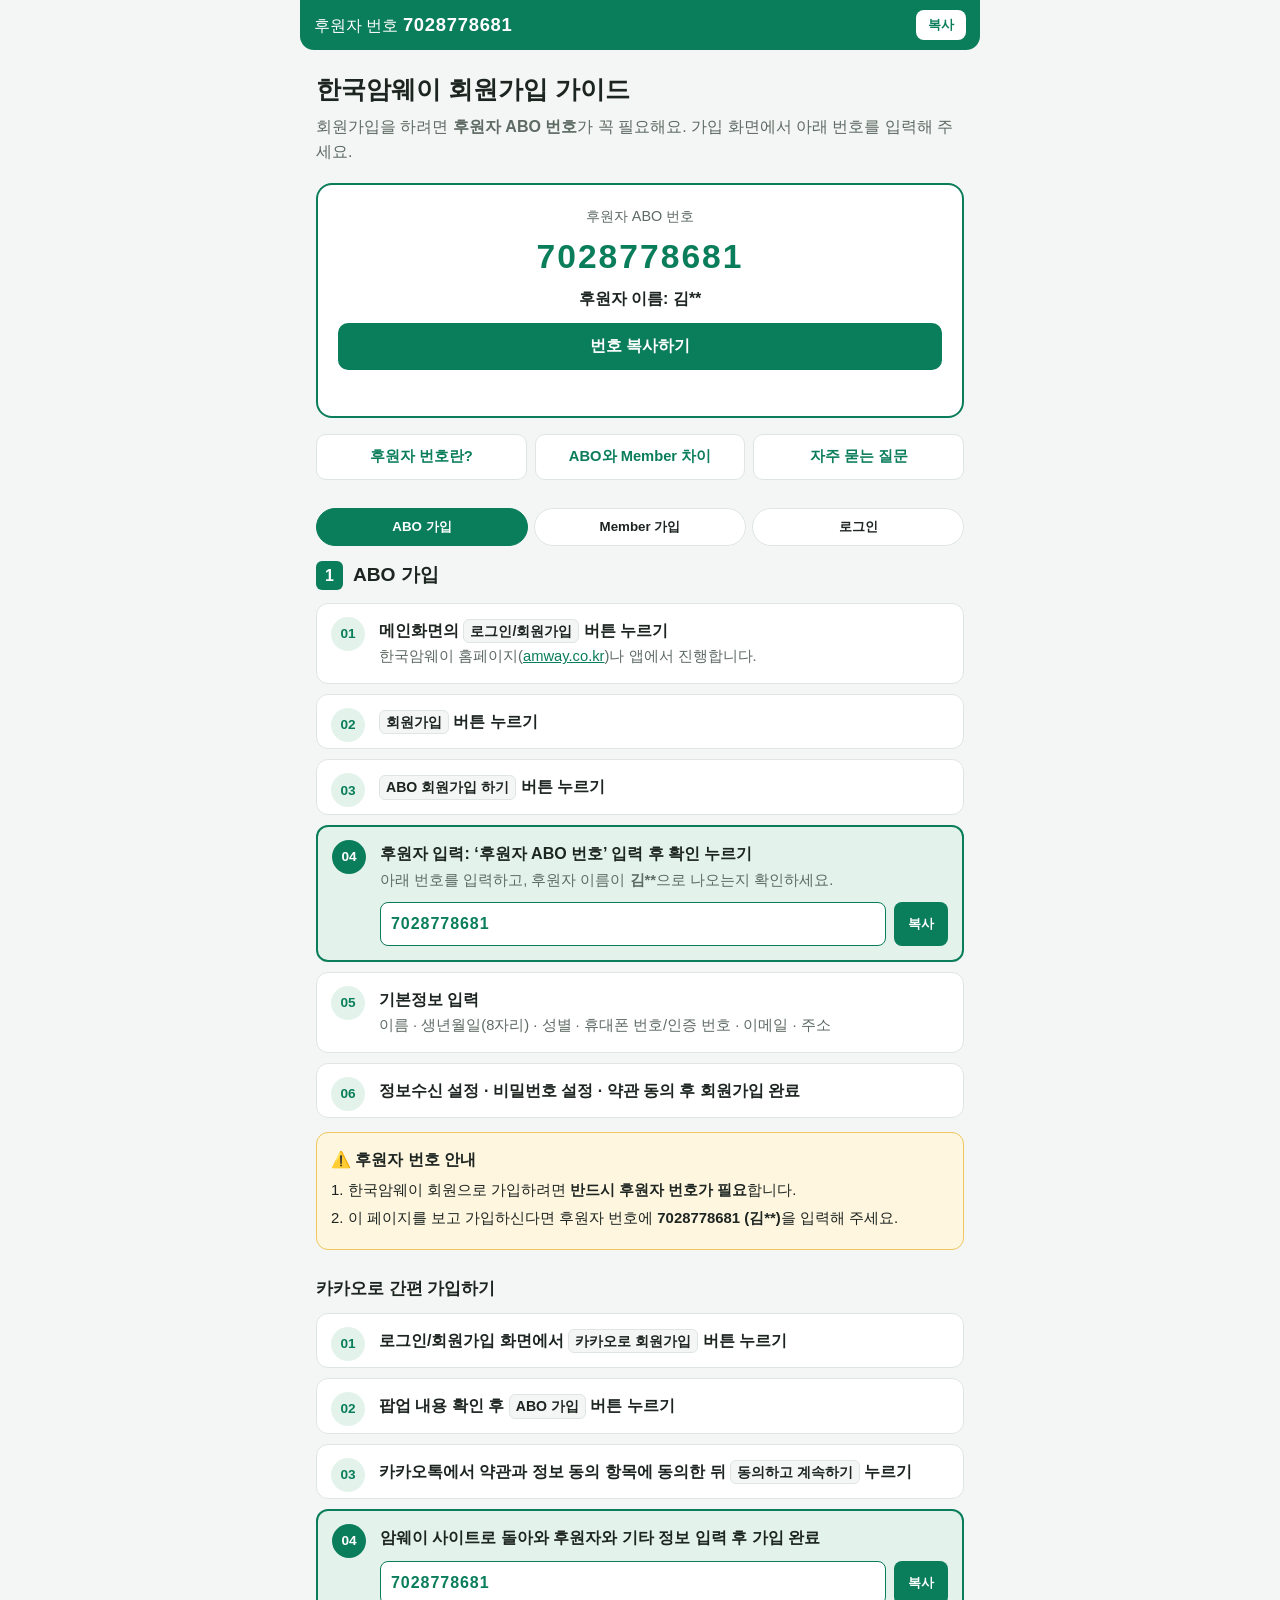
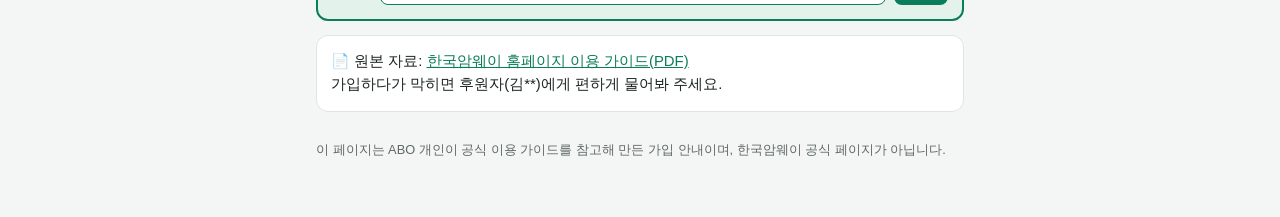
<file: index.html>
<!doctype html>
<html lang="ko">
<head>
<meta charset="utf-8">
<meta name="viewport" content="width=device-width, initial-scale=1">
<title>암웨이 ABO 가입 방법 | 암웨이 후원자 번호 입력 안내</title>
<meta name="description" content="한국암웨이 ABO·Member 회원가입 방법과 후원자 ABO 번호(7028778681) 입력 안내">
<meta property="og:type" content="website">
<meta property="og:url" content="https://splendor7028.github.io/">
<meta property="og:title" content="암웨이 ABO 가입 방법 / 후원자 번호 안내">
<meta property="og:description" content="암웨이 회원가입에 필요한 후원자 번호와 가입 순서 안내">
<style>
:root{--bg:#f4f6f5;--card:#fff;--text:#1d2521;--muted:#5e6a64;--accent:#0a7d5a;--accent-soft:#e3f3ec;--line:#dfe6e2;--warn:#fff6e0;--warn-line:#f0c75e}
@media (prefers-color-scheme:dark){:root:not([data-theme="light"]){--bg:#121715;--card:#1b221f;--text:#e8eeeb;--muted:#9aa8a1;--accent:#3fc596;--accent-soft:#1f3a30;--line:#2c3631;--warn:#3a321c;--warn-line:#8a6d22}}
:root[data-theme="dark"]{--bg:#121715;--card:#1b221f;--text:#e8eeeb;--muted:#9aa8a1;--accent:#3fc596;--accent-soft:#1f3a30;--line:#2c3631;--warn:#3a321c;--warn-line:#8a6d22}
*{box-sizing:border-box}
body{margin:0;background:var(--bg);color:var(--text);font-family:-apple-system,"Apple SD Gothic Neo","Malgun Gothic",sans-serif;line-height:1.6}
main{max-width:680px;margin:0 auto;padding:20px 16px 56px}
.sticky{position:sticky;top:0;z-index:5;background:var(--accent);color:#fff;border-radius:0 0 14px 14px;padding:10px 14px;display:flex;align-items:center;justify-content:space-between;gap:10px;margin:-20px -16px 20px}
.sticky b{font-size:1.15rem;letter-spacing:.04em}
.sticky button{background:#fff;color:#0a7d5a;border:0;border-radius:8px;padding:6px 12px;font-weight:700;cursor:pointer;flex:none}
h1{font-size:1.55rem;margin:6px 0 4px}
.sub{color:var(--muted);margin:0 0 18px}
.hero{background:var(--card);border:2px solid var(--accent);border-radius:16px;padding:20px;text-align:center}
.hero .label{color:var(--muted);font-size:.9rem}
.num{font-size:2.1rem;font-weight:800;letter-spacing:.06em;color:var(--accent);margin:2px 0}
.name{font-weight:600}
.cta{margin-top:12px;background:var(--accent);color:#fff;border:0;border-radius:10px;padding:13px 20px;font-size:1rem;font-weight:700;cursor:pointer;width:100%}
.ok{color:var(--accent);font-size:.9rem;min-height:1.4em;margin-top:6px}
.tabs{display:flex;gap:6px;margin:28px 0 14px;overflow-x:auto}
.tabs button{flex:1;min-width:max-content;border:1px solid var(--line);background:var(--card);color:var(--text);border-radius:999px;padding:9px 14px;font-weight:600;cursor:pointer}
.tabs button[aria-selected="true"]{background:var(--accent);border-color:var(--accent);color:#fff}
.panel{display:none}.panel.on{display:block}
.chap{display:flex;align-items:center;gap:10px;margin:0 0 12px}
.chap span{background:var(--accent);color:#fff;border-radius:6px;padding:2px 9px;font-weight:800}
.chap h2{margin:0;font-size:1.2rem}
ol{list-style:none;padding:0;margin:0}
li{background:var(--card);border:1px solid var(--line);border-radius:12px;padding:14px 14px 14px 62px;margin-bottom:10px;position:relative}
li .n{position:absolute;left:14px;top:13px;width:34px;height:34px;border-radius:50%;background:var(--accent-soft);color:var(--accent);font-weight:800;font-size:.85rem;display:flex;align-items:center;justify-content:center}
li .t{font-weight:700}
li .d{color:var(--muted);font-size:.92rem;margin-top:2px}
li.key{border:2px solid var(--accent);background:var(--accent-soft)}
li.key .n{background:var(--accent);color:#fff}
.input{display:flex;gap:8px;margin-top:10px;flex-wrap:wrap}
.input .box{flex:1;min-width:150px;background:var(--card);border:1px solid var(--accent);border-radius:8px;padding:8px 10px;font-weight:800;letter-spacing:.06em;color:var(--accent)}
.input button{border:0;background:var(--accent);color:#fff;border-radius:8px;padding:8px 14px;font-weight:700;cursor:pointer}
.btnlike{display:inline-block;border:1px solid var(--line);border-radius:6px;padding:0 6px;font-size:.88rem;background:var(--bg);color:var(--text)}
.notice{background:var(--warn);border:1px solid var(--warn-line);border-radius:12px;padding:14px;margin:14px 0}
.notice h3{margin:0 0 6px;font-size:1rem}
.notice p{margin:4px 0;font-size:.93rem}
.info{background:var(--card);border:1px solid var(--line);border-radius:12px;padding:14px;margin:14px 0;font-size:.93rem}
.info h3{margin:0 0 6px;font-size:1rem}
.info ul{margin:0;padding-left:18px}
.sub2{font-size:1.05rem;margin:26px 0 10px}
a{color:var(--accent)}
.topics{display:flex;gap:8px;flex-wrap:wrap;margin:16px 0 0}
.topics a{flex:1;min-width:max-content;text-align:center;background:var(--card);border:1px solid var(--line);border-radius:10px;padding:10px;text-decoration:none;font-weight:600;font-size:.92rem}
footer{margin-top:28px;color:var(--muted);font-size:.8rem}
</style>
</head>
<body>
<main>
<div class="sticky"><span>후원자 번호 <b>7028778681</b></span><button data-copy>복사</button></div>

<h1>한국암웨이 회원가입 가이드</h1>
<p class="sub">회원가입을 하려면 <b>후원자 ABO 번호</b>가 꼭 필요해요. 가입 화면에서 아래 번호를 입력해 주세요.</p>

<section class="hero">
  <div class="label">후원자 ABO 번호</div>
  <div class="num">7028778681</div>
  <div class="name">후원자 이름: 김**</div>
  <button class="cta" data-copy>번호 복사하기</button>
  <div class="ok" id="ok"></div>
</section>

<nav class="topics">
  <a href="sponsor-number.html">후원자 번호란?</a>
  <a href="abo-member.html">ABO와 Member 차이</a>
  <a href="faq.html">자주 묻는 질문</a>
</nav>

<div class="tabs" role="tablist">
  <button role="tab" aria-selected="true" data-tab="abo">ABO 가입</button>
  <button role="tab" aria-selected="false" data-tab="member">Member 가입</button>
  <button role="tab" aria-selected="false" data-tab="login">로그인</button>
</div>

<!-- ABO -->
<section class="panel on" id="abo">
  <div class="chap"><span>1</span><h2>ABO 가입</h2></div>
  <ol>
    <li><span class="n">01</span><div class="t">메인화면의 <span class="btnlike">로그인/회원가입</span> 버튼 누르기</div><div class="d">한국암웨이 홈페이지(<a href="https://www.amway.co.kr" target="_blank" rel="noopener">amway.co.kr</a>)나 앱에서 진행합니다.</div></li>
    <li><span class="n">02</span><div class="t"><span class="btnlike">회원가입</span> 버튼 누르기</div></li>
    <li><span class="n">03</span><div class="t"><span class="btnlike">ABO 회원가입 하기</span> 버튼 누르기</div></li>
    <li class="key"><span class="n">04</span><div class="t">후원자 입력: ‘후원자 ABO 번호’ 입력 후 확인 누르기</div>
      <div class="d">아래 번호를 입력하고, 후원자 이름이 <b>김**</b>으로 나오는지 확인하세요.</div>
      <div class="input"><div class="box">7028778681</div><button data-copy>복사</button></div></li>
    <li><span class="n">05</span><div class="t">기본정보 입력</div><div class="d">이름 · 생년월일(8자리) · 성별 · 휴대폰 번호/인증 번호 · 이메일 · 주소</div></li>
    <li><span class="n">06</span><div class="t">정보수신 설정 · 비밀번호 설정 · 약관 동의 후 회원가입 완료</div></li>
  </ol>

  <div class="notice">
    <h3>⚠️ 후원자 번호 안내</h3>
    <p>1. 한국암웨이 회원으로 가입하려면 <b>반드시 후원자 번호가 필요</b>합니다.</p>
    <p>2. 이 페이지를 보고 가입하신다면 후원자 번호에 <b>7028778681 (김**)</b>을 입력해 주세요.</p>
  </div>

  <h3 class="sub2">카카오로 간편 가입하기</h3>
  <ol>
    <li><span class="n">01</span><div class="t">로그인/회원가입 화면에서 <span class="btnlike">카카오로 회원가입</span> 버튼 누르기</div></li>
    <li><span class="n">02</span><div class="t">팝업 내용 확인 후 <span class="btnlike">ABO 가입</span> 버튼 누르기</div></li>
    <li><span class="n">03</span><div class="t">카카오톡에서 약관과 정보 동의 항목에 동의한 뒤 <span class="btnlike">동의하고 계속하기</span> 누르기</div></li>
    <li class="key"><span class="n">04</span><div class="t">암웨이 사이트로 돌아와 후원자와 기타 정보 입력 후 가입 완료</div>
      <div class="input"><div class="box">7028778681</div><button data-copy>복사</button></div></li>
  </ol>
</section>

<!-- Member -->
<section class="panel" id="member">
  <div class="chap"><span>2</span><h2>Member 가입</h2></div>
  <div class="info">
    <h3>Member란?</h3>
    <ul>
      <li>본인이 쓸 목적으로 암웨이 제품을 구입하려는 회원입니다.</li>
      <li>암웨이 제품을 구매해서 사용할 수 있습니다.</li>
      <li>구매 실적(PV)에 따라 제품 구매에 쓸 수 있는 멤버 포인트를 받습니다.</li>
    </ul>
  </div>
  <ol>
    <li><span class="n">01</span><div class="t">메인화면의 <span class="btnlike">로그인/회원가입</span> 버튼 누르기</div></li>
    <li><span class="n">02</span><div class="t"><span class="btnlike">회원가입</span> 버튼 누르기</div></li>
    <li><span class="n">03</span><div class="t"><span class="btnlike">Member로 회원가입 하기</span> 버튼 누르기</div></li>
    <li class="key"><span class="n">04</span><div class="t">후원자 ABO 번호 입력 후 <span class="btnlike">후원자확인</span> 버튼 누르기</div>
      <div class="d">후원자 이름이 <b>김**</b>으로 나오면 맞습니다.</div>
      <div class="input"><div class="box">7028778681</div><button data-copy>복사</button></div></li>
    <li><span class="n">05</span><div class="t">기본정보 입력</div><div class="d">이름 · 생년월일(8자리) · 성별 · 휴대폰 번호/인증 번호 · 이메일</div></li>
    <li><span class="n">06</span><div class="t">아이디/비밀번호 설정 · 주소 입력(선택) · 약관 동의 후 가입 완료</div></li>
  </ol>
  <h3 class="sub2">카카오로 간편 가입하기</h3>
  <ol>
    <li><span class="n">01</span><div class="t"><span class="btnlike">카카오로 회원가입</span> 버튼 누르기</div></li>
    <li><span class="n">02</span><div class="t">팝업 확인 후 <span class="btnlike">Member 가입</span> 버튼 누르기</div></li>
    <li><span class="n">03</span><div class="t">카카오톡에서 동의 후 <span class="btnlike">동의하고 계속하기</span> 누르기</div></li>
    <li class="key"><span class="n">04</span><div class="t">암웨이 사이트로 돌아와 후원자, ID와 기타 정보 입력 후 가입 완료</div>
      <div class="input"><div class="box">7028778681</div><button data-copy>복사</button></div></li>
  </ol>
</section>

<!-- Login -->
<section class="panel" id="login">
  <div class="chap"><span>3</span><h2>로그인</h2></div>
  <ol>
    <li><span class="n">01</span><div class="t">메인화면의 <span class="btnlike">로그인/회원가입</span> 버튼 누르기</div></li>
    <li><span class="n">02</span><div class="t">아이디/비밀번호 입력 후 <span class="btnlike">로그인</span> 누르기</div><div class="d">아이디는 ABO 번호 또는 Member 아이디입니다.</div></li>
    <li><span class="n">03</span><div class="t">로그인하면 메인화면에서 공지사항과 퀵메뉴를 볼 수 있어요</div></li>
  </ol>
  <div class="info"><h3>간편하게 로그인하려면?</h3>한국암웨이 앱을 설치하면 자동 로그인과 생체 로그인을 쓸 수 있어요. <span class="btnlike">카카오로 로그인</span>도 가능합니다.</div>
</section>

<div class="info">
  📄 원본 자료: <a href="https://media.amway.co.kr/sys-master/images/hbe/ha8/9359179153438/pdf_231123_Amway_Homepage_User_Guide.pdf" target="_blank" rel="noopener">한국암웨이 홈페이지 이용 가이드(PDF)</a><br>
  가입하다가 막히면 후원자(김**)에게 편하게 물어봐 주세요.
</div>

<footer>이 페이지는 ABO 개인이 공식 이용 가이드를 참고해 만든 가입 안내이며, 한국암웨이 공식 페이지가 아닙니다.</footer>
</main>
<script>
const ok=document.getElementById('ok');
document.querySelectorAll('[data-copy]').forEach(b=>b.onclick=async()=>{
  try{await navigator.clipboard.writeText('7028778681');ok.textContent='복사됐어요! 가입 화면 후원자 번호 칸에 붙여넣기 하세요.';b.textContent='복사됨 ✓';setTimeout(()=>b.textContent=b.classList.contains('cta')?'번호 복사하기':'복사',1800);}
  catch(e){ok.textContent='번호를 길게 눌러 복사해 주세요: 7028778681';}
});
document.querySelectorAll('[data-tab]').forEach(t=>t.onclick=()=>{
  document.querySelectorAll('[data-tab]').forEach(x=>x.setAttribute('aria-selected',x===t));
  document.querySelectorAll('.panel').forEach(p=>p.classList.toggle('on',p.id===t.dataset.tab));
});
</script>
</body>
</html>
</file>
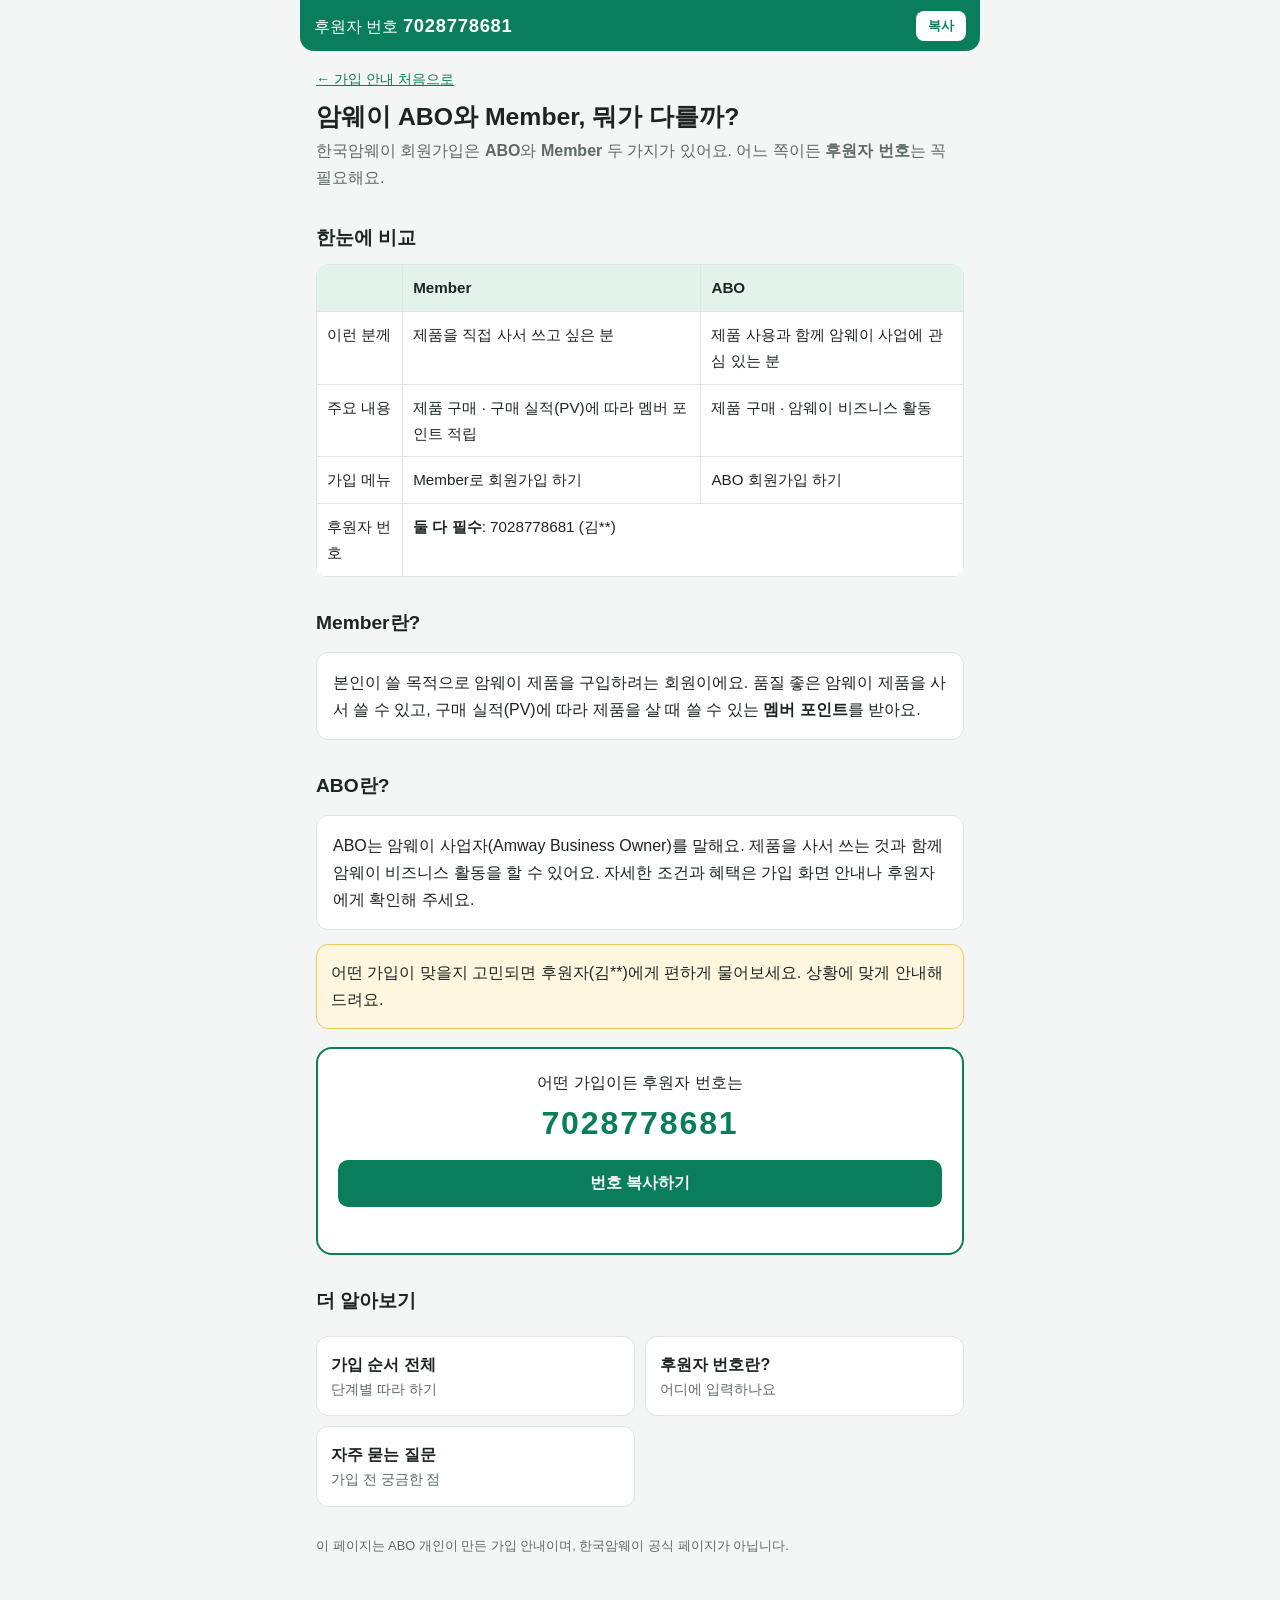
<file: abo-member.html>
<!doctype html>
<html lang="ko">
<head>
<meta charset="utf-8">
<meta name="viewport" content="width=device-width, initial-scale=1">
<title>암웨이 ABO와 Member 차이 | 나에게 맞는 가입 방법</title>
<meta name="description" content="암웨이 ABO와 Member(멤버)의 차이를 쉽게 비교했어요. 어떤 가입이 나에게 맞는지 확인하고 후원자 번호 7028778681로 가입하세요.">
<meta property="og:type" content="article">
<meta property="og:url" content="https://splendor7028.github.io/abo-member.html">
<meta property="og:title" content="암웨이 ABO와 Member 차이">
<meta property="og:description" content="나에게 맞는 암웨이 가입 방법 비교">
<link rel="stylesheet" href="style.css">
</head>
<body>
<main>
<div class="sticky"><span>후원자 번호 <b>7028778681</b></span><button data-copy>복사</button></div>
<div class="crumb"><a href="./">← 가입 안내 처음으로</a></div>

<h1>암웨이 ABO와 Member, 뭐가 다를까?</h1>
<p class="sub">한국암웨이 회원가입은 <b>ABO</b>와 <b>Member</b> 두 가지가 있어요. 어느 쪽이든 <b>후원자 번호</b>는 꼭 필요해요.</p>

<h2>한눈에 비교</h2>
<table>
  <tr><th></th><th>Member</th><th>ABO</th></tr>
  <tr><td>이런 분께</td><td>제품을 직접 사서 쓰고 싶은 분</td><td>제품 사용과 함께 암웨이 사업에 관심 있는 분</td></tr>
  <tr><td>주요 내용</td><td>제품 구매 · 구매 실적(PV)에 따라 멤버 포인트 적립</td><td>제품 구매 · 암웨이 비즈니스 활동</td></tr>
  <tr><td>가입 메뉴</td><td>Member로 회원가입 하기</td><td>ABO 회원가입 하기</td></tr>
  <tr><td>후원자 번호</td><td colspan="2"><b>둘 다 필수</b>: 7028778681 (김**)</td></tr>
</table>

<h2>Member란?</h2>
<div class="card">
  본인이 쓸 목적으로 암웨이 제품을 구입하려는 회원이에요. 품질 좋은 암웨이 제품을 사서 쓸 수 있고, 구매 실적(PV)에 따라 제품을 살 때 쓸 수 있는 <b>멤버 포인트</b>를 받아요.
</div>

<h2>ABO란?</h2>
<div class="card">
  ABO는 암웨이 사업자(Amway Business Owner)를 말해요. 제품을 사서 쓰는 것과 함께 암웨이 비즈니스 활동을 할 수 있어요.
  자세한 조건과 혜택은 가입 화면 안내나 후원자에게 확인해 주세요.
</div>

<div class="notice">
  어떤 가입이 맞을지 고민되면 후원자(김**)에게 편하게 물어보세요. 상황에 맞게 안내해 드려요.
</div>

<section class="hero">
  <div>어떤 가입이든 후원자 번호는</div>
  <div class="num">7028778681</div>
  <button class="cta" data-copy>번호 복사하기</button>
  <div class="ok" id="ok"></div>
</section>

<h2>더 알아보기</h2>
<div class="nav">
  <a href="./">가입 순서 전체<span>단계별 따라 하기</span></a>
  <a href="sponsor-number.html">후원자 번호란?<span>어디에 입력하나요</span></a>
  <a href="faq.html">자주 묻는 질문<span>가입 전 궁금한 점</span></a>
</div>

<footer>이 페이지는 ABO 개인이 만든 가입 안내이며, 한국암웨이 공식 페이지가 아닙니다.</footer>
</main>
<script src="copy.js"></script>
</body>
</html>
</file>
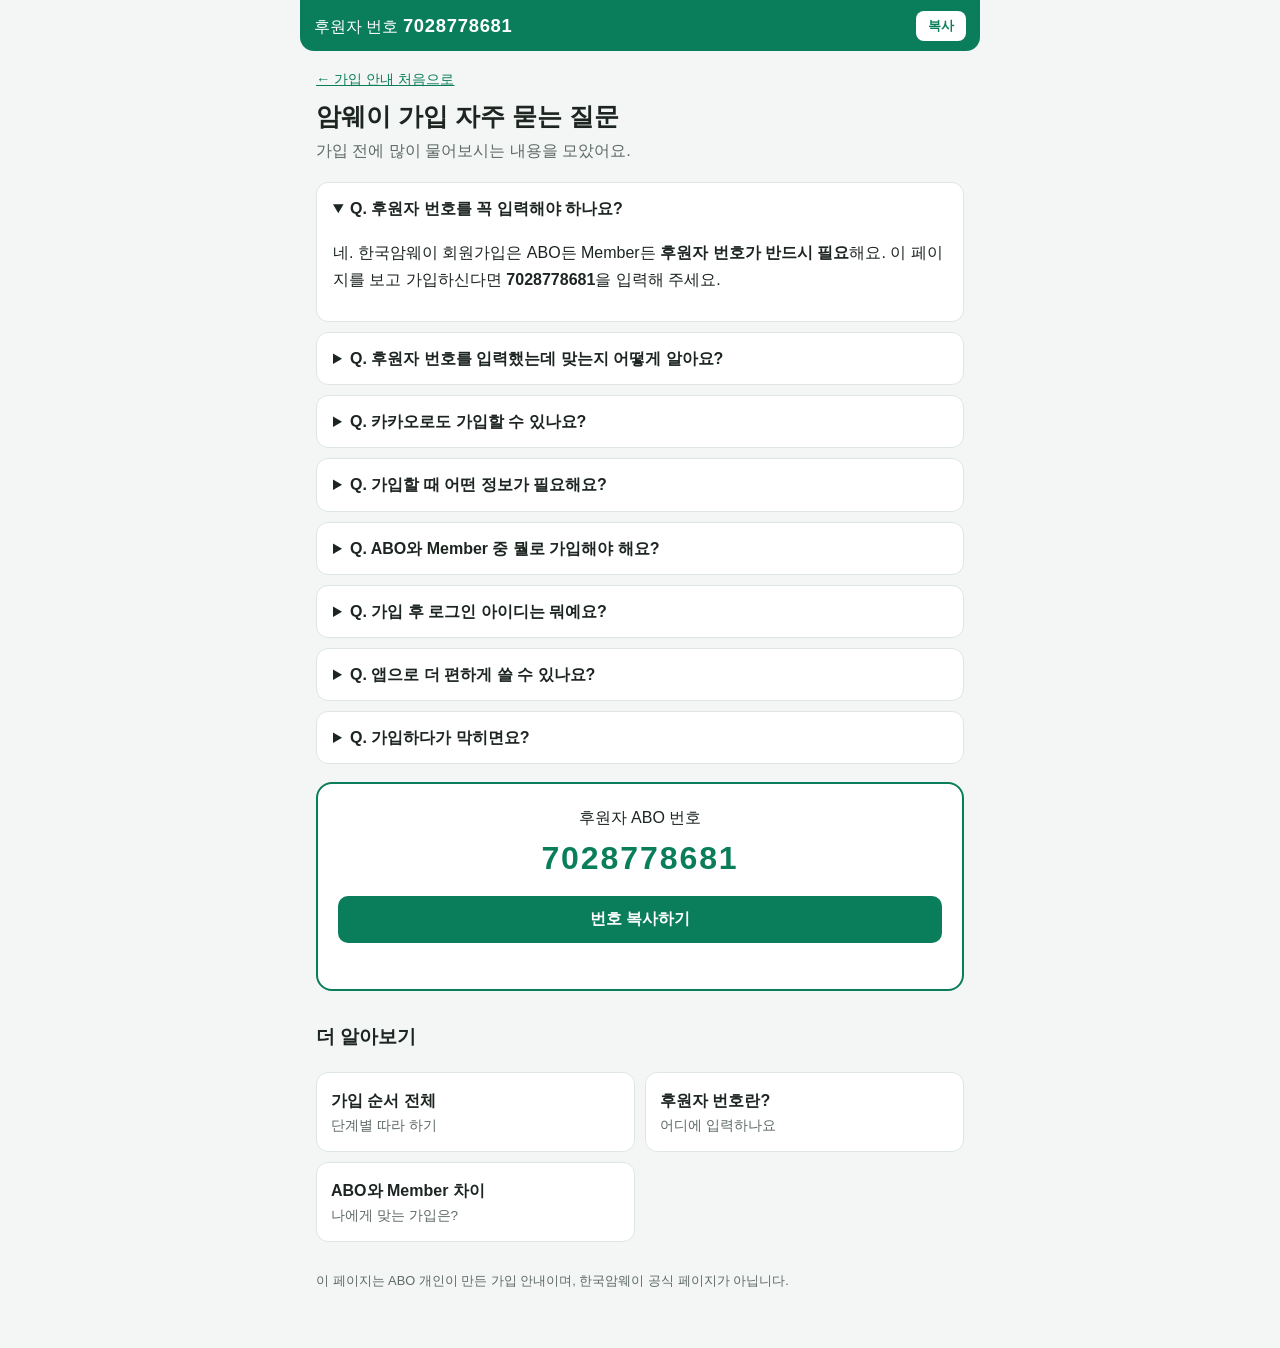
<file: faq.html>
<!doctype html>
<html lang="ko">
<head>
<meta charset="utf-8">
<meta name="viewport" content="width=device-width, initial-scale=1">
<title>암웨이 가입 자주 묻는 질문 | 후원자 번호 · 카카오 가입 · 로그인</title>
<meta name="description" content="암웨이 회원가입 전에 많이 묻는 질문을 모았어요. 후원자 번호, 카카오 가입, 로그인 아이디까지. 후원자 번호 7028778681">
<meta property="og:type" content="article">
<meta property="og:url" content="https://splendor7028.github.io/faq.html">
<meta property="og:title" content="암웨이 가입 자주 묻는 질문">
<meta property="og:description" content="후원자 번호, 카카오 가입, 로그인 궁금증 정리">
<link rel="stylesheet" href="style.css">
</head>
<body>
<main>
<div class="sticky"><span>후원자 번호 <b>7028778681</b></span><button data-copy>복사</button></div>
<div class="crumb"><a href="./">← 가입 안내 처음으로</a></div>

<h1>암웨이 가입 자주 묻는 질문</h1>
<p class="sub">가입 전에 많이 물어보시는 내용을 모았어요.</p>

<details open><summary>Q. 후원자 번호를 꼭 입력해야 하나요?</summary>
<p>네. 한국암웨이 회원가입은 ABO든 Member든 <b>후원자 번호가 반드시 필요</b>해요. 이 페이지를 보고 가입하신다면 <b>7028778681</b>을 입력해 주세요.</p></details>

<details><summary>Q. 후원자 번호를 입력했는데 맞는지 어떻게 알아요?</summary>
<p>번호를 입력하고 확인(후원자확인)을 누르면 후원자 이름이 나와요. <b>김**</b>으로 나오면 맞아요.</p></details>

<details><summary>Q. 카카오로도 가입할 수 있나요?</summary>
<p>네. 로그인/회원가입 화면에서 <b>카카오로 회원가입</b>을 누르고, 카카오톡에서 동의한 뒤 암웨이 사이트로 돌아와 후원자와 나머지 정보를 입력하면 돼요.</p></details>

<details><summary>Q. 가입할 때 어떤 정보가 필요해요?</summary>
<p>이름, 생년월일(8자리), 성별, 휴대폰 번호와 인증 번호, 이메일이 필요해요. ABO 가입은 주소도 입력해요.</p></details>

<details><summary>Q. ABO와 Member 중 뭘로 가입해야 해요?</summary>
<p>제품을 사서 쓰는 게 목적이면 Member, 사업에도 관심이 있으면 ABO예요. <a href="abo-member.html">차이 자세히 보기</a></p></details>

<details><summary>Q. 가입 후 로그인 아이디는 뭐예요?</summary>
<p>ABO는 <b>ABO 번호</b>, Member는 가입할 때 정한 <b>아이디</b>로 로그인해요. 카카오로 로그인할 수도 있어요.</p></details>

<details><summary>Q. 앱으로 더 편하게 쓸 수 있나요?</summary>
<p>한국암웨이 앱을 설치하면 자동 로그인과 생체 로그인을 쓸 수 있어요.</p></details>

<details><summary>Q. 가입하다가 막히면요?</summary>
<p>후원자(김**)에게 편하게 물어보세요. 화면을 캡처해서 보내주시면 더 빨리 도와드릴 수 있어요.</p></details>

<section class="hero">
  <div>후원자 ABO 번호</div>
  <div class="num">7028778681</div>
  <button class="cta" data-copy>번호 복사하기</button>
  <div class="ok" id="ok"></div>
</section>

<h2>더 알아보기</h2>
<div class="nav">
  <a href="./">가입 순서 전체<span>단계별 따라 하기</span></a>
  <a href="sponsor-number.html">후원자 번호란?<span>어디에 입력하나요</span></a>
  <a href="abo-member.html">ABO와 Member 차이<span>나에게 맞는 가입은?</span></a>
</div>

<footer>이 페이지는 ABO 개인이 만든 가입 안내이며, 한국암웨이 공식 페이지가 아닙니다.</footer>
</main>
<script src="copy.js"></script>
</body>
</html>
</file>
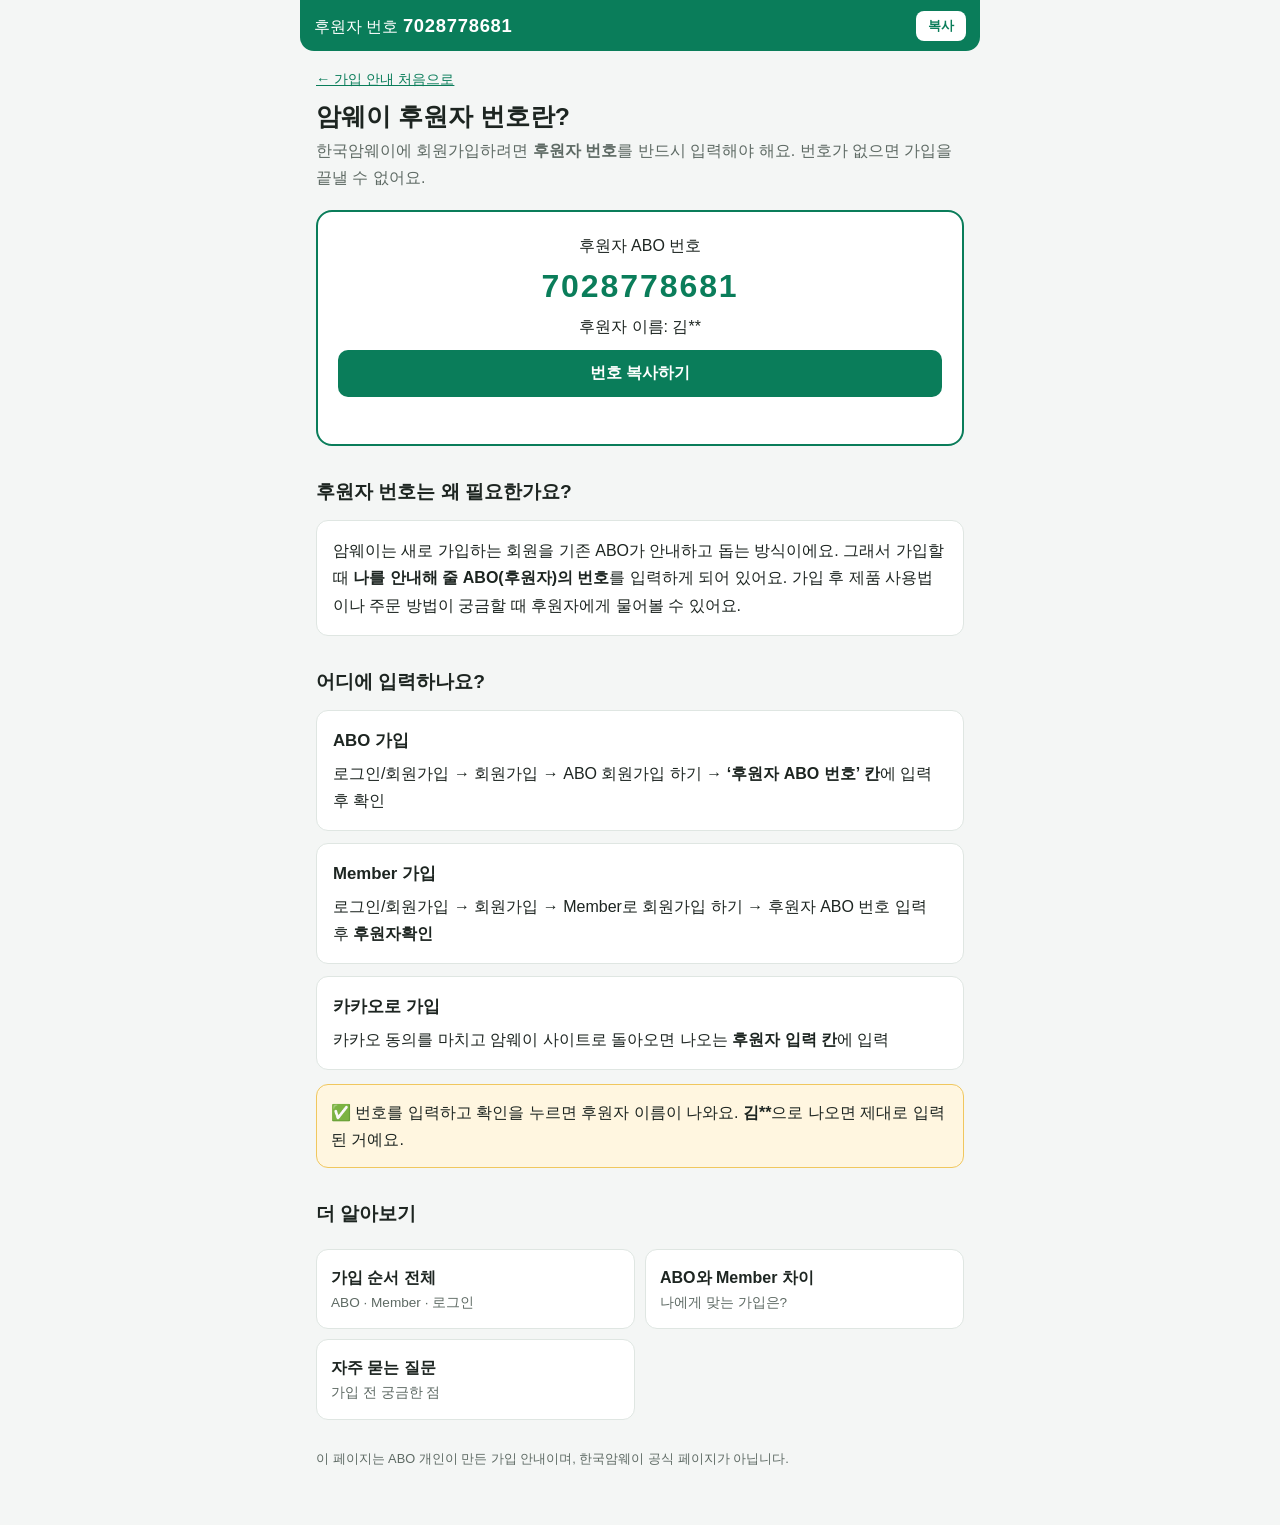
<file: sponsor-number.html>
<!doctype html>
<html lang="ko">
<head>
<meta charset="utf-8">
<meta name="viewport" content="width=device-width, initial-scale=1">
<title>암웨이 후원자 번호란? 모를 때 입력하는 방법</title>
<meta name="description" content="암웨이 회원가입 때 꼭 필요한 후원자 번호가 무엇인지, 어디에 입력하는지 안내합니다. 후원자 ABO 번호 7028778681">
<meta property="og:type" content="article">
<meta property="og:url" content="https://splendor7028.github.io/sponsor-number.html">
<meta property="og:title" content="암웨이 후원자 번호란? 모를 때 입력하는 방법">
<meta property="og:description" content="회원가입 때 꼭 필요한 후원자 번호 안내">
<link rel="stylesheet" href="style.css">
</head>
<body>
<main>
<div class="sticky"><span>후원자 번호 <b>7028778681</b></span><button data-copy>복사</button></div>
<div class="crumb"><a href="./">← 가입 안내 처음으로</a></div>

<h1>암웨이 후원자 번호란?</h1>
<p class="sub">한국암웨이에 회원가입하려면 <b>후원자 번호</b>를 반드시 입력해야 해요. 번호가 없으면 가입을 끝낼 수 없어요.</p>

<section class="hero">
  <div>후원자 ABO 번호</div>
  <div class="num">7028778681</div>
  <div>후원자 이름: 김**</div>
  <button class="cta" data-copy>번호 복사하기</button>
  <div class="ok" id="ok"></div>
</section>

<h2>후원자 번호는 왜 필요한가요?</h2>
<div class="card">
  암웨이는 새로 가입하는 회원을 기존 ABO가 안내하고 돕는 방식이에요. 그래서 가입할 때 <b>나를 안내해 줄 ABO(후원자)의 번호</b>를 입력하게 되어 있어요.
  가입 후 제품 사용법이나 주문 방법이 궁금할 때 후원자에게 물어볼 수 있어요.
</div>

<h2>어디에 입력하나요?</h2>
<div class="card">
  <h3>ABO 가입</h3>
  로그인/회원가입 → 회원가입 → ABO 회원가입 하기 → <b>‘후원자 ABO 번호’ 칸</b>에 입력 후 확인
</div>
<div class="card">
  <h3>Member 가입</h3>
  로그인/회원가입 → 회원가입 → Member로 회원가입 하기 → 후원자 ABO 번호 입력 후 <b>후원자확인</b>
</div>
<div class="card">
  <h3>카카오로 가입</h3>
  카카오 동의를 마치고 암웨이 사이트로 돌아오면 나오는 <b>후원자 입력 칸</b>에 입력
</div>

<div class="notice">
  ✅ 번호를 입력하고 확인을 누르면 후원자 이름이 나와요. <b>김**</b>으로 나오면 제대로 입력된 거예요.
</div>

<h2>더 알아보기</h2>
<div class="nav">
  <a href="./">가입 순서 전체<span>ABO · Member · 로그인</span></a>
  <a href="abo-member.html">ABO와 Member 차이<span>나에게 맞는 가입은?</span></a>
  <a href="faq.html">자주 묻는 질문<span>가입 전 궁금한 점</span></a>
</div>

<footer>이 페이지는 ABO 개인이 만든 가입 안내이며, 한국암웨이 공식 페이지가 아닙니다.</footer>
</main>
<script src="copy.js"></script>
</body>
</html>
</file>
<file: style.css>
:root{--bg:#f4f6f5;--card:#fff;--text:#1d2521;--muted:#5e6a64;--accent:#0a7d5a;--accent-soft:#e3f3ec;--line:#dfe6e2;--warn:#fff6e0;--warn-line:#f0c75e}
@media (prefers-color-scheme:dark){:root:not([data-theme="light"]){--bg:#121715;--card:#1b221f;--text:#e8eeeb;--muted:#9aa8a1;--accent:#3fc596;--accent-soft:#1f3a30;--line:#2c3631;--warn:#3a321c;--warn-line:#8a6d22}}
:root[data-theme="dark"]{--bg:#121715;--card:#1b221f;--text:#e8eeeb;--muted:#9aa8a1;--accent:#3fc596;--accent-soft:#1f3a30;--line:#2c3631;--warn:#3a321c;--warn-line:#8a6d22}
*{box-sizing:border-box}
body{margin:0;background:var(--bg);color:var(--text);font-family:-apple-system,"Apple SD Gothic Neo","Malgun Gothic",sans-serif;line-height:1.7}
main{max-width:680px;margin:0 auto;padding:20px 16px 56px}
.sticky{position:sticky;top:0;z-index:5;background:var(--accent);color:#fff;border-radius:0 0 14px 14px;padding:10px 14px;display:flex;align-items:center;justify-content:space-between;gap:10px;margin:-20px -16px 16px}
.sticky b{font-size:1.15rem;letter-spacing:.04em}
.sticky button{background:#fff;color:#0a7d5a;border:0;border-radius:8px;padding:6px 12px;font-weight:700;cursor:pointer;flex:none}
.crumb{font-size:.9rem;margin-bottom:8px}
h1{font-size:1.55rem;margin:6px 0 4px;line-height:1.35}
h2{font-size:1.2rem;margin:30px 0 10px}
h3{font-size:1.05rem;margin:0 0 4px}
.sub{color:var(--muted);margin:0 0 18px}
.card{background:var(--card);border:1px solid var(--line);border-radius:12px;padding:16px;margin:12px 0}
.hero{background:var(--card);border:2px solid var(--accent);border-radius:16px;padding:20px;text-align:center;margin:18px 0}
.hero .num{font-size:2rem;font-weight:800;letter-spacing:.06em;color:var(--accent)}
.cta{margin-top:10px;background:var(--accent);color:#fff;border:0;border-radius:10px;padding:13px 20px;font-size:1rem;font-weight:700;cursor:pointer;width:100%}
.ok{color:var(--accent);font-size:.9rem;min-height:1.4em;margin-top:6px}
.notice{background:var(--warn);border:1px solid var(--warn-line);border-radius:12px;padding:14px;margin:14px 0}
table{width:100%;border-collapse:collapse;background:var(--card);border-radius:12px;overflow:hidden;font-size:.95rem}
th,td{border:1px solid var(--line);padding:10px;text-align:left;vertical-align:top}
th{background:var(--accent-soft)}
details{background:var(--card);border:1px solid var(--line);border-radius:12px;padding:12px 16px;margin:10px 0}
summary{font-weight:700;cursor:pointer}
.nav{display:grid;grid-template-columns:1fr 1fr;gap:10px;margin:18px 0}
.nav a{display:block;background:var(--card);border:1px solid var(--line);border-radius:12px;padding:14px;text-decoration:none;color:var(--text);font-weight:700}
.nav a span{display:block;color:var(--muted);font-weight:400;font-size:.85rem}
@media (max-width:420px){.nav{grid-template-columns:1fr}}
a{color:var(--accent)}
footer{margin-top:28px;color:var(--muted);font-size:.8rem}
</file>
